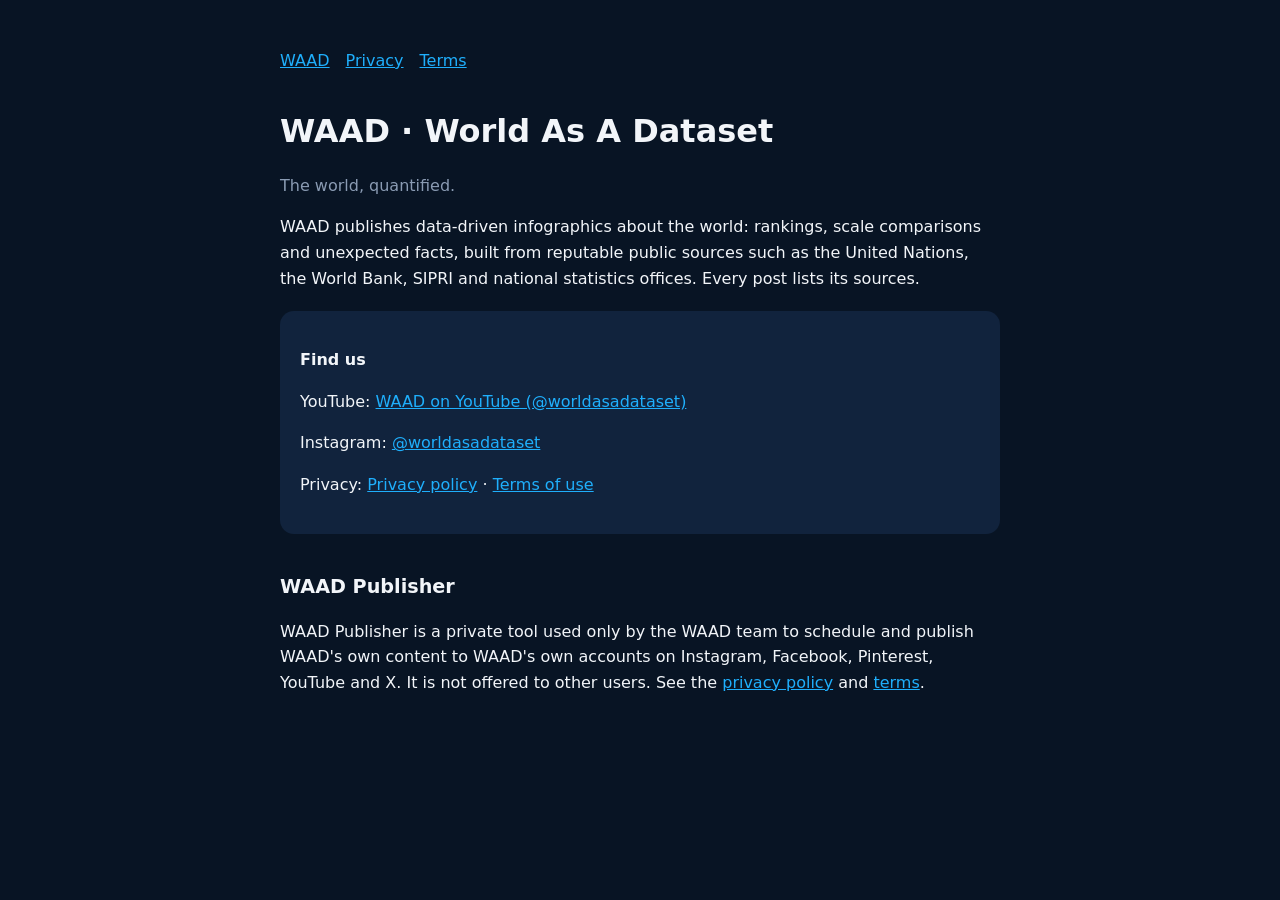
<file: index.html>
<!doctype html><html lang="en"><head><meta charset="utf-8"><meta name="viewport" content="width=device-width,initial-scale=1">
<title>WAAD · World As A Dataset</title><meta name="description" content="WAAD explains the world through data: rankings, scale comparisons and unexpected facts.">
<link rel="stylesheet" href="_style.css"></head><body><main><nav><a href="index.html">WAAD</a><a href="privacy.html">Privacy</a><a href="terms.html">Terms</a></nav>
<h1>WAAD · World As A Dataset</h1><p class="muted">The world, quantified.</p>
<p>WAAD publishes data-driven infographics about the world: rankings, scale comparisons and unexpected facts, built from reputable public sources such as the United Nations, the World Bank, SIPRI and national statistics offices. Every post lists its sources.</p>
<div class="card"><p><strong>Find us</strong></p><p>YouTube: <a href="https://www.youtube.com/@worldasadataset">WAAD on YouTube (@worldasadataset)</a></p><p>Instagram: <a href="https://www.instagram.com/worldasadataset/">@worldasadataset</a></p><p>Privacy: <a href="privacy.html">Privacy policy</a> · <a href="terms.html">Terms of use</a></p></div>
<h2>WAAD Publisher</h2><p>WAAD Publisher is a private tool used only by the WAAD team to schedule and publish WAAD's own content to WAAD's own accounts on Instagram, Facebook, Pinterest, YouTube and X. It is not offered to other users. See the <a href="privacy.html">privacy policy</a> and <a href="terms.html">terms</a>.</p>
</main></body></html>
</file>
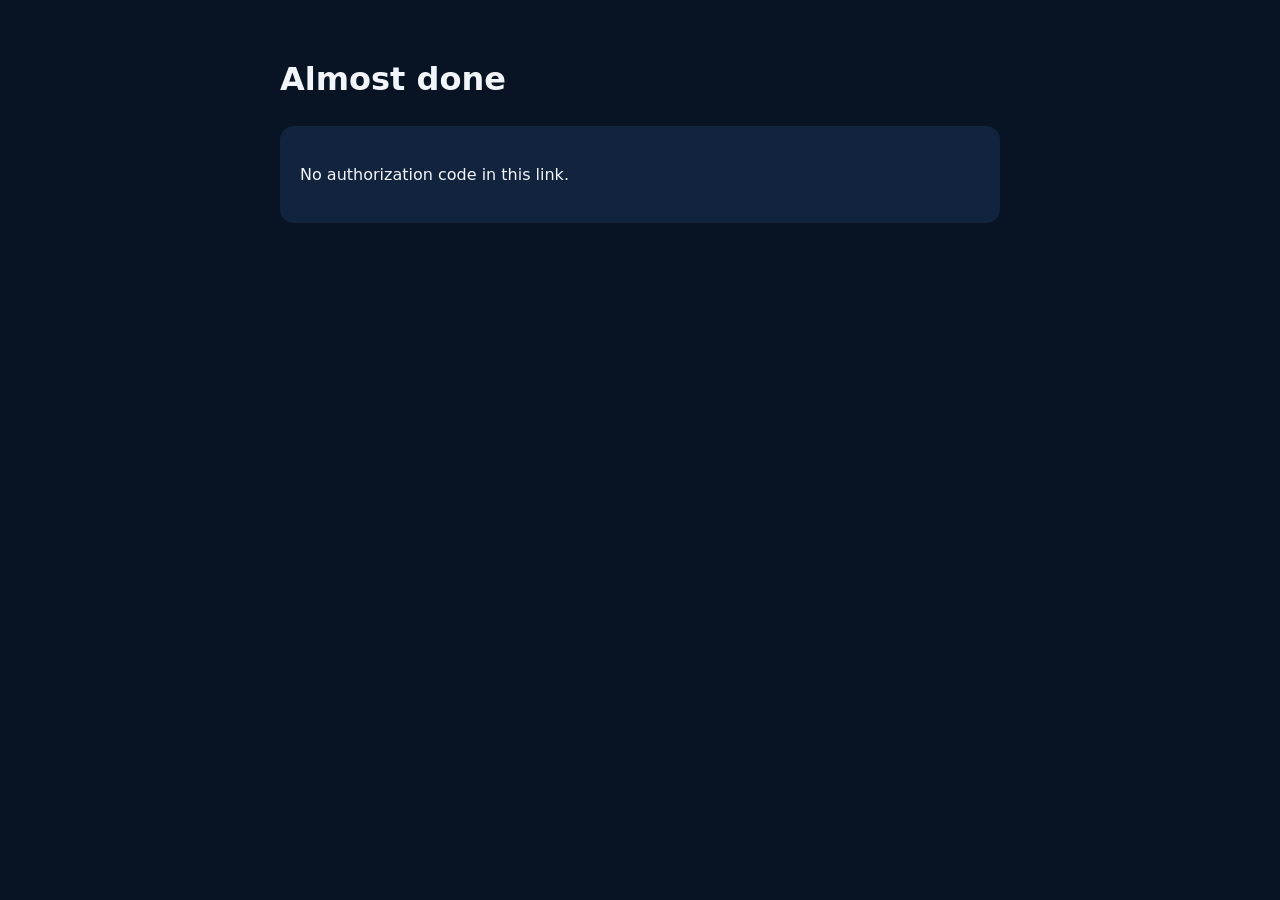
<file: callback.html>
<!doctype html><html lang="en"><head><meta charset="utf-8"><meta name="viewport" content="width=device-width,initial-scale=1">
<title>Connected · WAAD Publisher</title><meta name="robots" content="noindex"><link rel="stylesheet" href="_style.css"></head><body><main>
<h1>Almost done</h1><div class="card" id="box"></div>
<script>
const q=new URLSearchParams(location.search), code=q.get('code'), err=q.get('error'), state=q.get('state')||'';
const platform=state.split('-')[0];
const box=document.getElementById('box');
if(err){box.innerHTML='<p>Sign-in was cancelled or failed: <code>'+err+'</code></p>';}
else if(!code){box.innerHTML='<p>No authorization code in this link.</p>';}
else{
  box.innerHTML='<p><strong>'+(platform||'Platform')+'</strong> sign-in succeeded. Copy this one-time code (it expires in a few minutes):</p>'+
  '<input id="c" readonly value="'+code.replace(/"/g,'')+'"><button onclick="navigator.clipboard.writeText(document.getElementById(\'c\').value);this.textContent=\'Copied\'">Copy code</button>'+
  '<p class="muted">Then open GitHub → aseembhalla/waad → Actions → <em>Connect platform</em> → Run workflow, choose <strong>'+platform+'</strong> and paste the code.</p>';
}
</script></main></body></html>
</file>
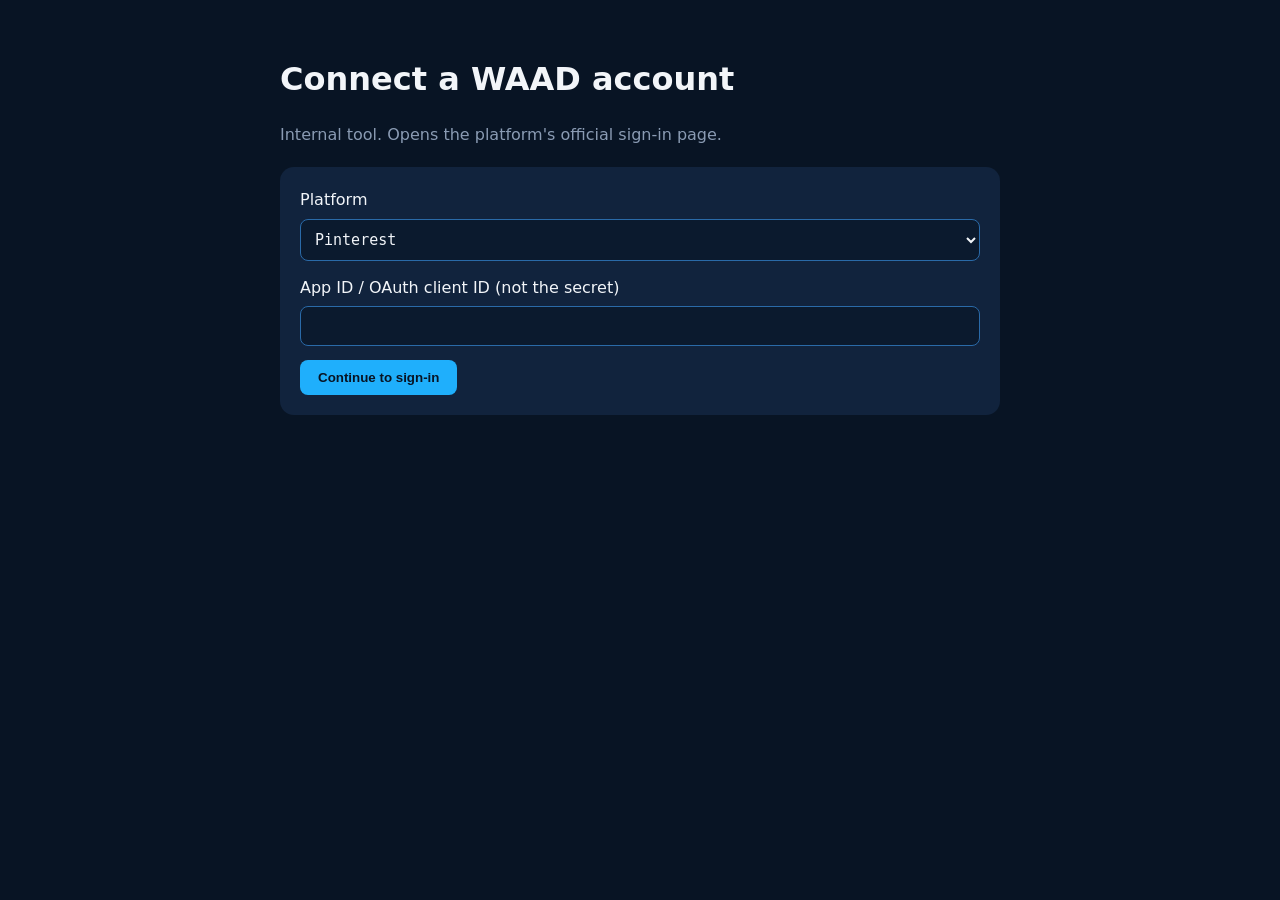
<file: connect.html>
<!doctype html><html lang="en"><head><meta charset="utf-8"><meta name="viewport" content="width=device-width,initial-scale=1">
<title>Connect · WAAD Publisher</title><meta name="robots" content="noindex"><link rel="stylesheet" href="_style.css"></head><body><main>
<h1>Connect a WAAD account</h1><p class="muted">Internal tool. Opens the platform's official sign-in page.</p>
<div class="card">
<label>Platform<select id="p"><option value="pinterest">Pinterest</option><option value="youtube">YouTube</option><option value="threads">Threads</option></select></label>
<label>App ID / OAuth client ID (not the secret)<input id="cid" autocomplete="off"></label>
<button onclick="go()">Continue to sign-in</button></div>
<script>
const REDIRECT = location.origin + location.pathname.replace(/connect\.html$/, 'callback.html');
function go(){
  const p = document.getElementById('p').value, cid = document.getElementById('cid').value.trim();
  if(!cid){alert('Enter the app/client ID');return;}
  const state = p + '-' + Math.random().toString(36).slice(2);
  let url;
  if(p==='pinterest'){
    url='https://www.pinterest.com/oauth/?'+new URLSearchParams({client_id:cid,redirect_uri:REDIRECT,response_type:'code',scope:'boards:read,boards:write,pins:read,pins:write,user_accounts:read',state});
  } else if(p==='threads'){
    url='https://threads.net/oauth/authorize?'+new URLSearchParams({client_id:cid,redirect_uri:REDIRECT,response_type:'code',scope:'threads_basic,threads_content_publish,threads_manage_replies,threads_read_replies,threads_keyword_search,threads_manage_mentions,threads_manage_insights,threads_delete',state});
  } else {
    url='https://accounts.google.com/o/oauth2/v2/auth?'+new URLSearchParams({client_id:cid,redirect_uri:REDIRECT,response_type:'code',scope:'https://www.googleapis.com/auth/youtube.upload https://www.googleapis.com/auth/youtube.force-ssl https://www.googleapis.com/auth/yt-analytics.readonly https://www.googleapis.com/auth/yt-analytics-monetary.readonly',access_type:'offline',prompt:'consent',include_granted_scopes:'true',state});
  }
  location.href=url;
}
</script></main></body></html>
</file>
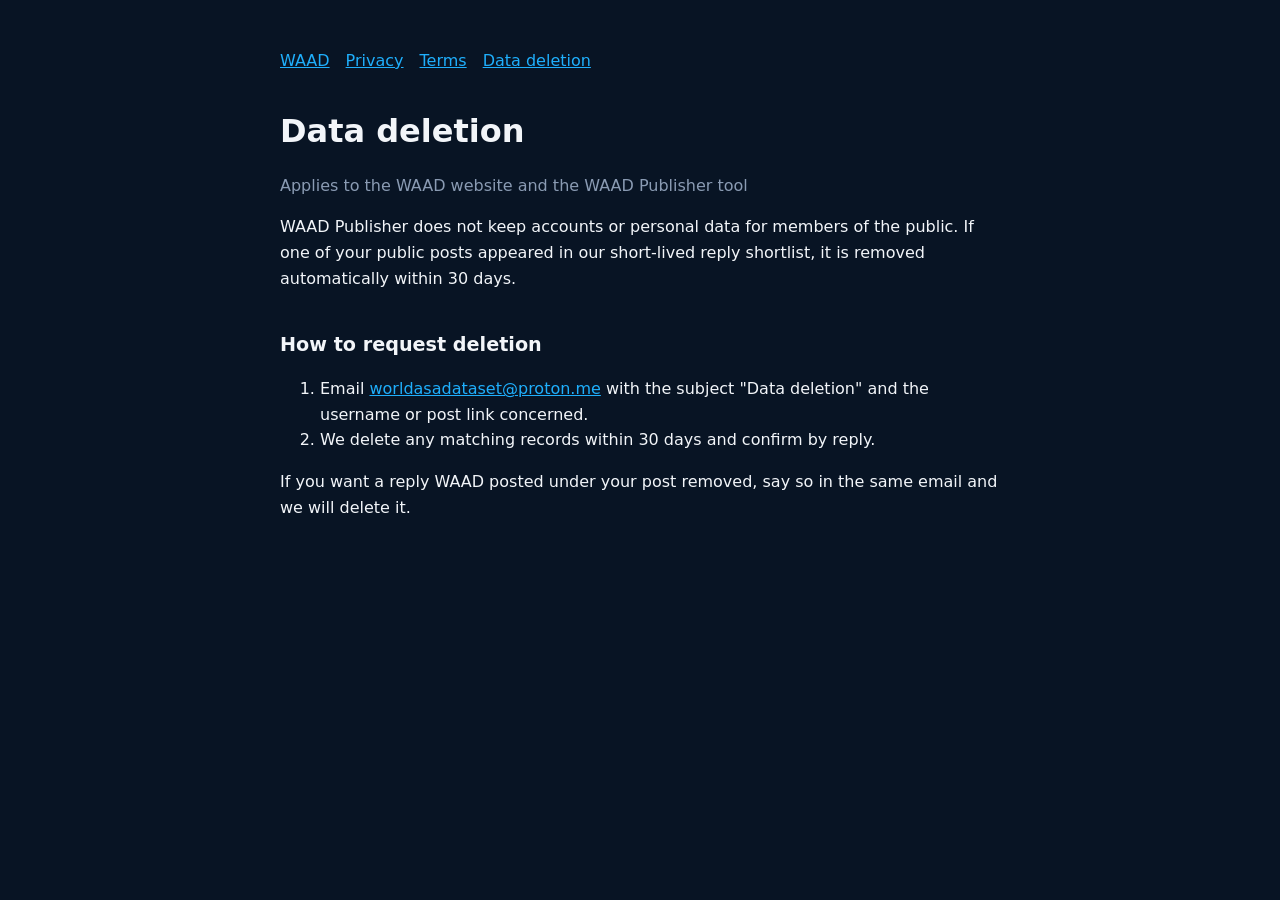
<file: data-deletion.html>
<!doctype html><html lang="en"><head><meta charset="utf-8"><meta name="viewport" content="width=device-width,initial-scale=1">
<title>Data deletion · WAAD</title><link rel="stylesheet" href="_style.css"></head><body><main><nav><a href="index.html">WAAD</a><a href="privacy.html">Privacy</a><a href="terms.html">Terms</a><a href="data-deletion.html">Data deletion</a></nav>
<h1>Data deletion</h1><p class="muted">Applies to the WAAD website and the WAAD Publisher tool</p>
<p>WAAD Publisher does not keep accounts or personal data for members of the public. If one of your public posts appeared in our short-lived reply shortlist, it is removed automatically within 30 days.</p>
<h2>How to request deletion</h2><ol><li>Email <a href="mailto:worldasadataset@proton.me">worldasadataset@proton.me</a> with the subject "Data deletion" and the username or post link concerned.</li><li>We delete any matching records within 30 days and confirm by reply.</li></ol>
<p>If you want a reply WAAD posted under your post removed, say so in the same email and we will delete it.</p>
</main></body></html>
</file>
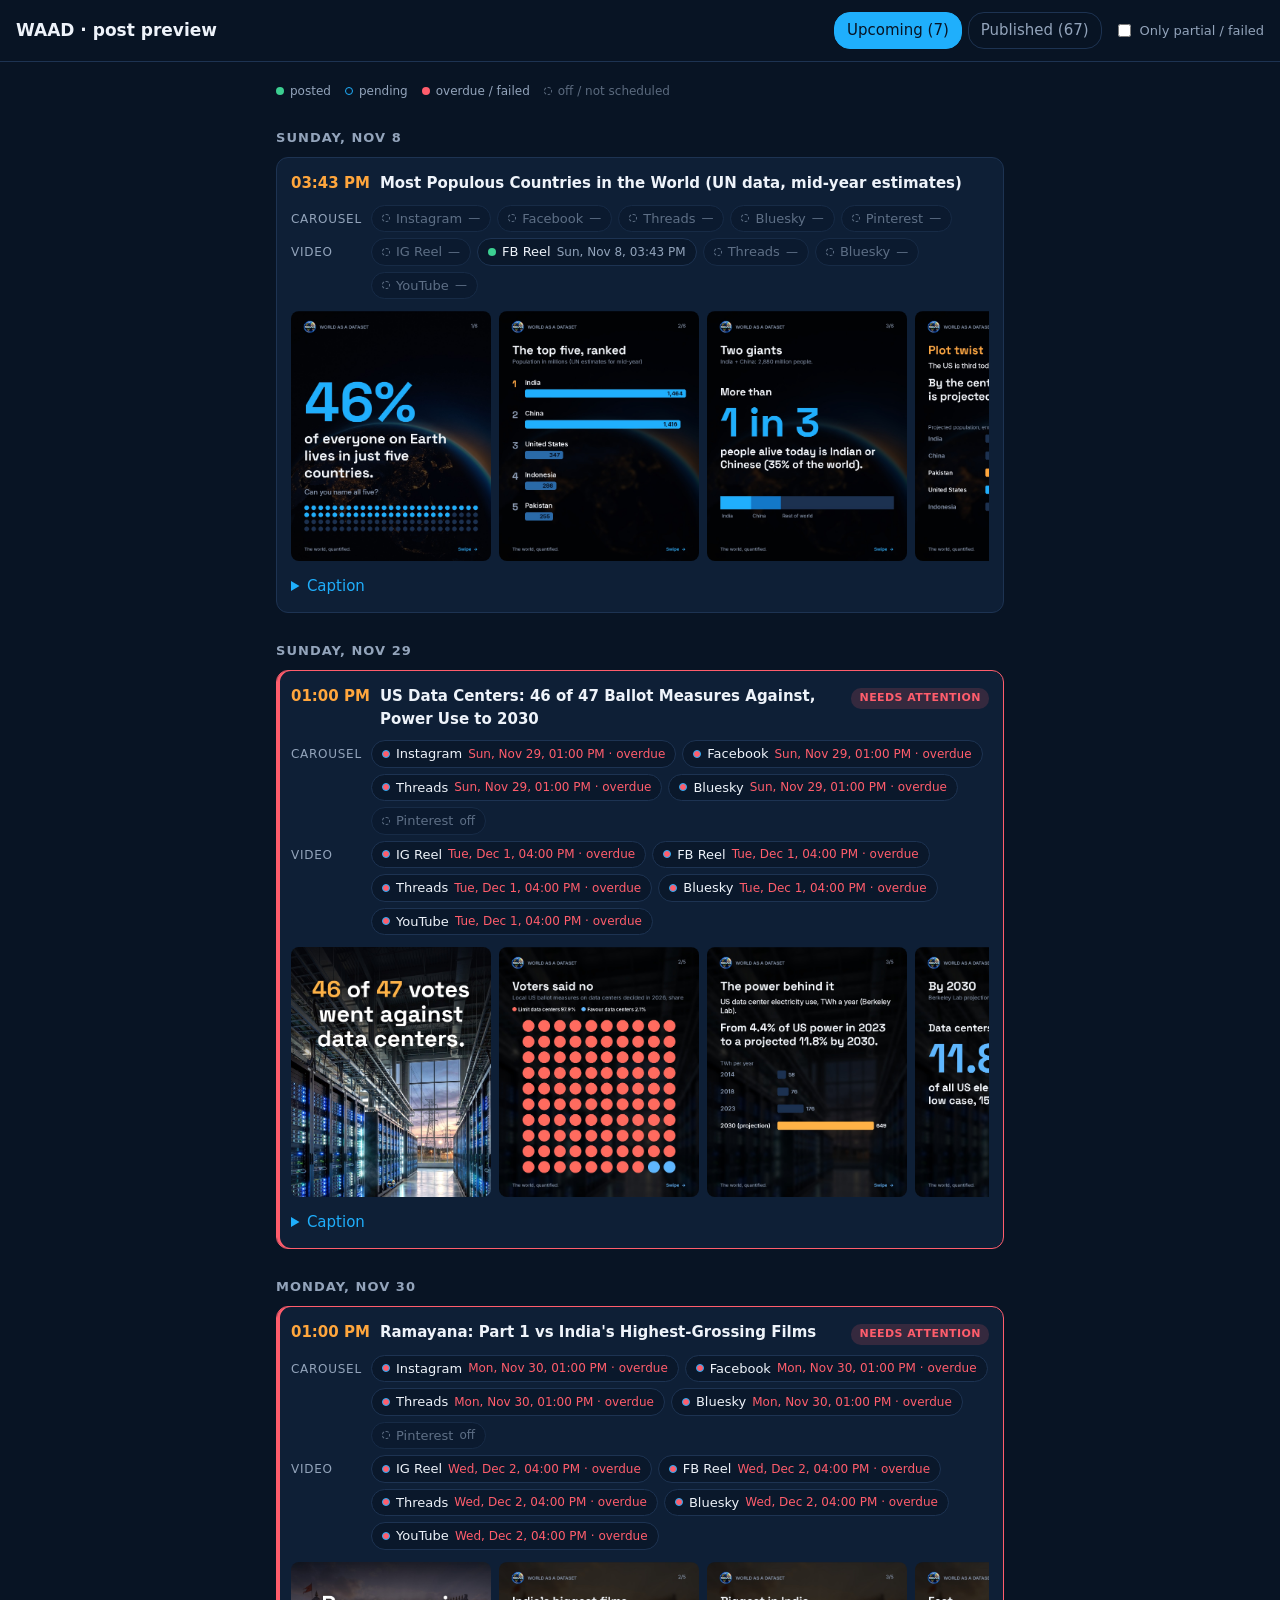
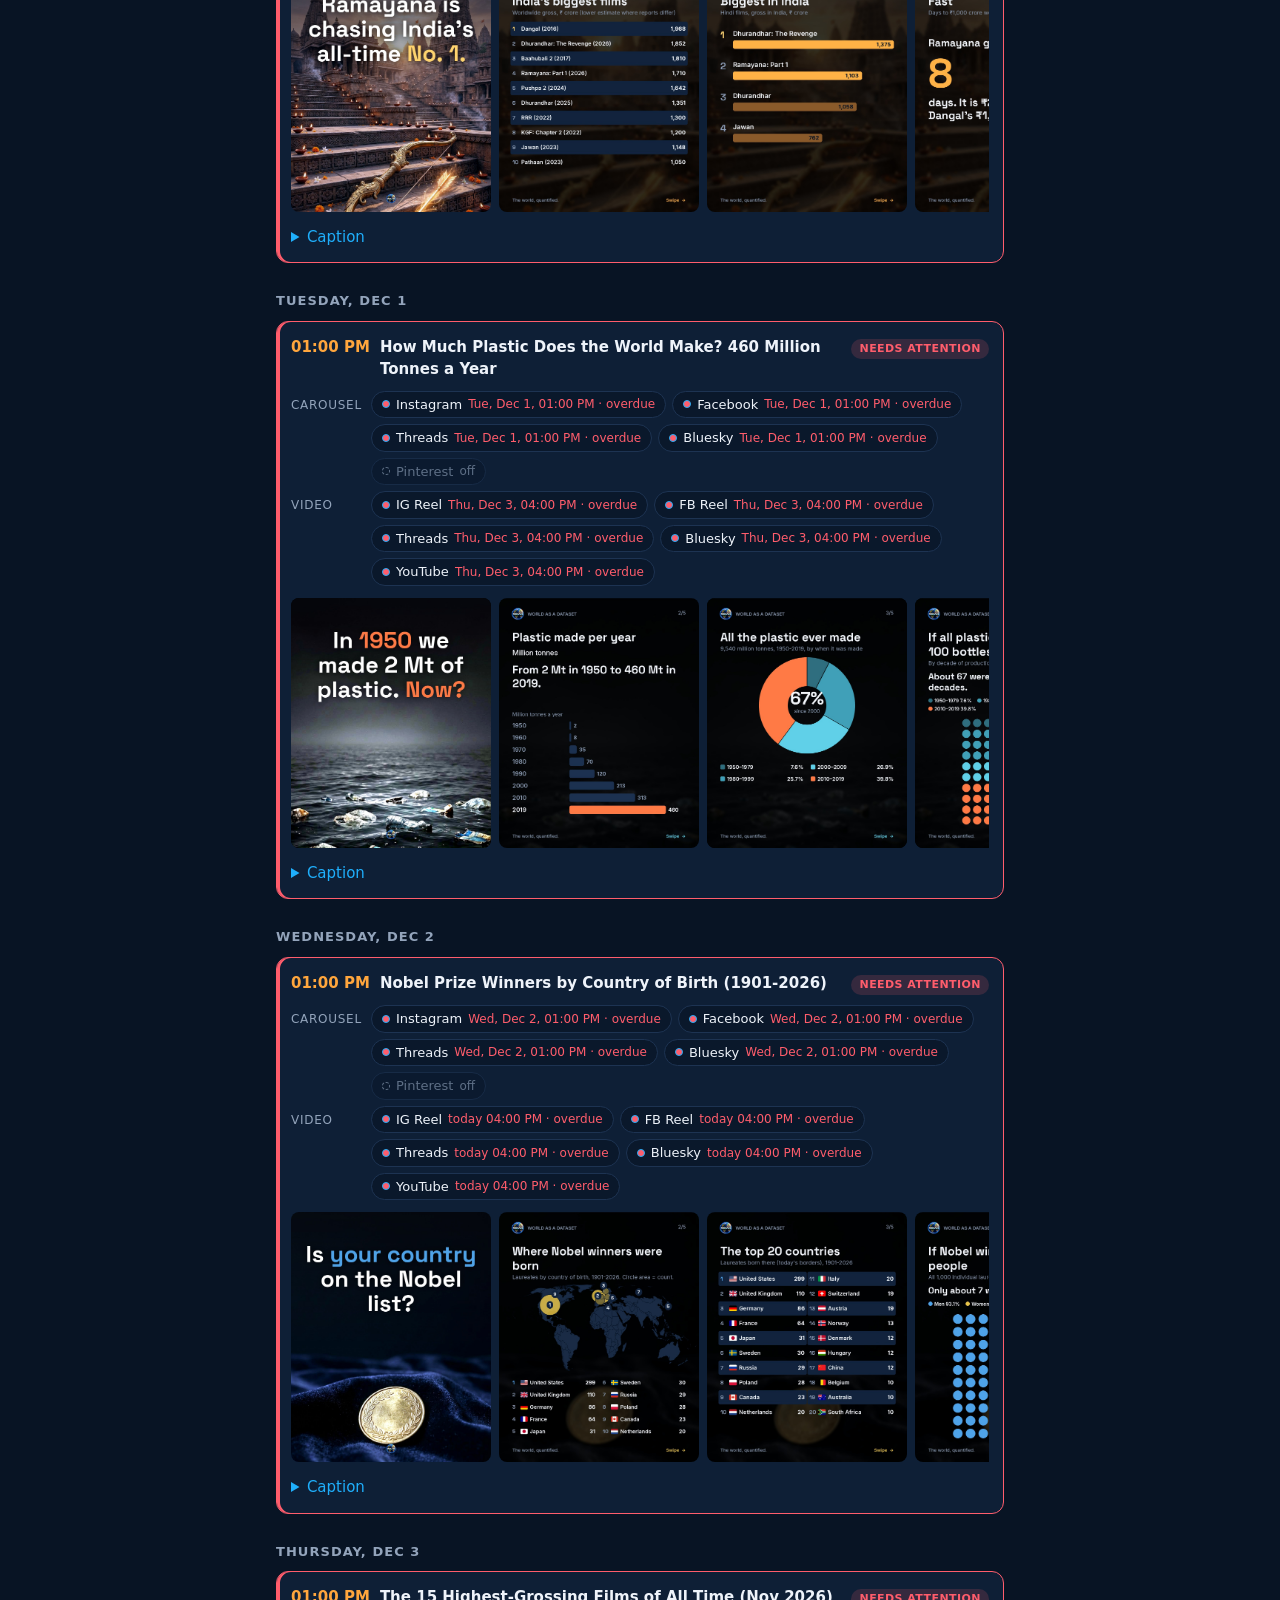
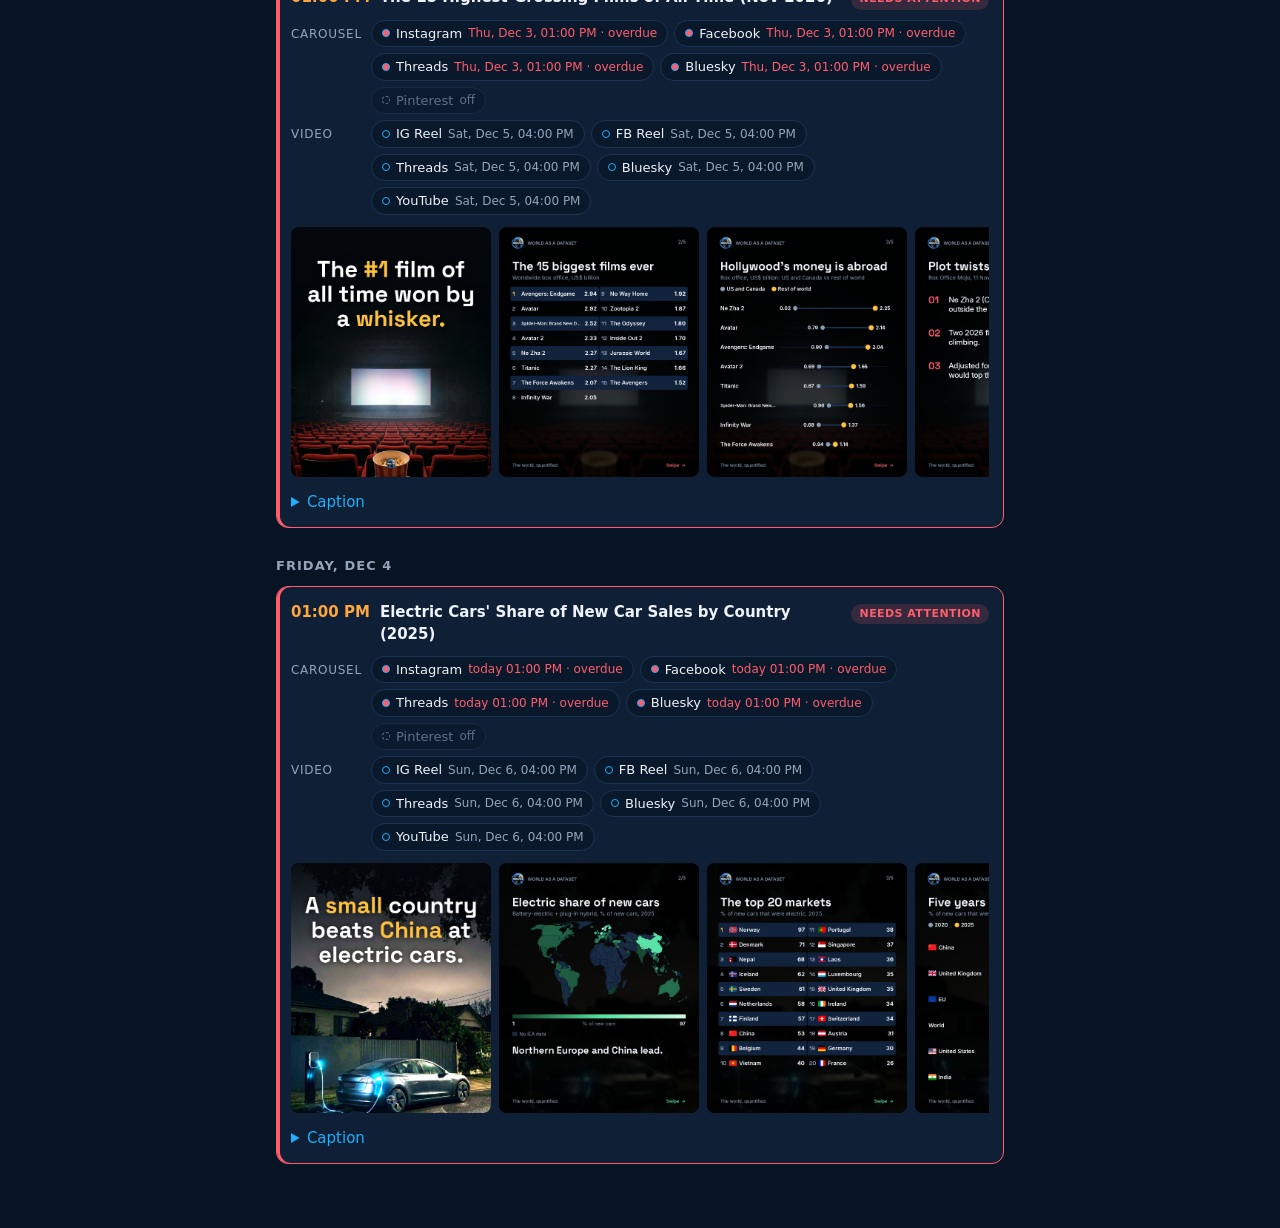
<file: preview.html>
<!doctype html>
<html lang="en">
<head>
<meta charset="utf-8">
<meta name="viewport" content="width=device-width, initial-scale=1">
<meta name="robots" content="noindex">
<title>WAAD post preview</title>
<style>
  :root { --bg:#081424; --card:#0e1f36; --ink:#eef3fa; --muted:#93a4bb; --accent:#1FAFFC; --hl:#FFA63D; --line:#1d3352;
          --ok:#3ccf91; --warn:#FFA63D; --bad:#ff5d6c; --chip:#0a182b; }
  * { box-sizing: border-box; }
  body { margin:0; background:var(--bg); color:var(--ink); font:15px/1.5 system-ui,-apple-system,Segoe UI,Roboto,sans-serif; }
  header { position:sticky; top:0; z-index:5; background:var(--bg); border-bottom:1px solid var(--line);
           padding:12px max(16px,env(safe-area-inset-left)); display:flex; gap:10px 12px; align-items:center; flex-wrap:wrap; }
  header h1 { font-size:17px; margin:0; flex:1; min-width:160px; }
  .tabs { display:flex; gap:6px; }
  .tabs button { background:none; border:1px solid var(--line); color:var(--muted); padding:6px 12px; border-radius:16px; font:inherit; cursor:pointer; }
  .tabs button[aria-pressed="true"] { color:var(--bg); background:var(--accent); border-color:var(--accent); }
  .filter { display:flex; align-items:center; gap:6px; color:var(--muted); font-size:13px; cursor:pointer; user-select:none; }
  .filter input { accent-color:var(--warn); }
  main { max-width:760px; margin:0 auto; padding:8px 16px 48px; }
  h2 { font-size:13px; letter-spacing:.08em; text-transform:uppercase; color:var(--muted); margin:28px 0 10px; }
  .post { background:var(--card); border:1px solid var(--line); border-radius:12px; padding:14px; margin-bottom:16px; }
  .post.partial { border-color:var(--warn); box-shadow:inset 3px 0 0 var(--warn); }
  .post.problem { border-color:var(--bad); box-shadow:inset 3px 0 0 var(--bad); }
  .meta { display:flex; gap:8px 10px; align-items:baseline; flex-wrap:wrap; }
  .time { color:var(--hl); font-weight:700; font-variant-numeric:tabular-nums; }
  .title { font-weight:650; flex:1; min-width:200px; }
  .badge { font-size:11px; font-weight:700; letter-spacing:.04em; text-transform:uppercase; padding:2px 8px; border-radius:10px; }
  .badge.partial { background:rgba(255,166,61,.16); color:var(--warn); }
  .badge.problem { background:rgba(255,93,108,.16); color:var(--bad); }
  .rows { margin-top:10px; display:grid; gap:6px; }
  .row { display:grid; grid-template-columns:72px 1fr; gap:8px; align-items:start; }
  .row > span { color:var(--muted); font-size:12px; text-transform:uppercase; letter-spacing:.06em; padding-top:5px; }
  .chips { display:flex; flex-wrap:wrap; gap:6px; }
  .chip { display:inline-flex; align-items:center; gap:6px; background:var(--chip); border:1px solid var(--line);
          border-radius:14px; padding:3px 10px; font-size:13px; color:var(--ink); text-decoration:none; white-space:nowrap; }
  .chip i { width:8px; height:8px; border-radius:50%; flex:0 0 auto; background:var(--muted); }
  .chip small { color:var(--muted); font-size:12px; font-variant-numeric:tabular-nums; }
  .chip.posted i { background:var(--ok); }
  a.chip.posted:hover { border-color:var(--ok); }
  .chip.pending i { background:transparent; border:1.5px solid var(--accent); }
  .chip.overdue i { background:var(--bad); } .chip.overdue small { color:var(--bad); }
  .chip.failed { border-color:rgba(255,93,108,.5); } .chip.failed i { background:var(--bad); } .chip.failed small { color:var(--bad); }
  .chip.off, .chip.none { color:var(--muted); opacity:.6; }
  .chip.off i, .chip.none i { background:none; border:1.5px dashed var(--muted); }
  .err { color:var(--bad); font-size:12px; margin-top:4px; overflow-wrap:anywhere; }
  .slides { display:flex; gap:8px; overflow-x:auto; scroll-snap-type:x mandatory; margin:12px 0 8px; padding-bottom:6px; }
  .slides img { width:200px; flex:0 0 auto; aspect-ratio:4/5; object-fit:cover; border-radius:8px; scroll-snap-align:start; background:#000; cursor:zoom-in; }
  details { margin-top:6px; } summary { cursor:pointer; color:var(--accent); }
  pre { white-space:pre-wrap; font:inherit; color:var(--ink); background:#0a182b; padding:10px; border-radius:8px; margin:8px 0 0; }
  video { width:220px; max-width:100%; aspect-ratio:9/16; border-radius:8px; background:#000; margin-top:8px; }
  .legend { color:var(--muted); font-size:12px; display:flex; flex-wrap:wrap; gap:4px 14px; margin:12px 0 0; }
  .legend .chip { padding:0; background:none; border:0; font-size:12px; color:var(--muted); }
  .empty { color:var(--muted); text-align:center; padding:40px 0; }
  #zoom { position:fixed; inset:0; background:rgba(0,0,0,.92); display:flex; align-items:center; justify-content:center; z-index:9; padding:16px; }
  #zoom[hidden] { display:none; }
  #zoom img { max-width:100%; max-height:100%; border-radius:8px; }
  @media (max-width:480px) { .row { grid-template-columns:1fr; gap:4px; } .row > span { padding-top:0; } .slides img { width:160px; } }
</style>
</head>
<body>
<header>
  <h1>WAAD · post preview</h1>
  <div class="tabs">
    <button id="t-up" aria-pressed="true">Upcoming</button>
    <button id="t-done" aria-pressed="false">Published</button>
  </div>
  <label class="filter"><input type="checkbox" id="only"> Only partial / failed</label>
</header>
<main>
  <div class="legend">
    <span class="chip posted"><i></i>posted</span><span class="chip pending"><i></i>pending</span>
    <span class="chip overdue"><i></i>overdue / failed</span><span class="chip off"><i></i>off / not scheduled</span>
  </div>
  <div id="list"><p class="empty">Loading…</p></div>
</main>
<div id="zoom" hidden></div>
<script>
let posts = [], platforms = {carousel: [], video: []}, mode = "up", only = false;
const OVERDUE_MS = 60 * 60 * 1000;
const fmtDay = new Intl.DateTimeFormat(undefined, {weekday:"long", day:"numeric", month:"short"});
const fmtShort = new Intl.DateTimeFormat(undefined, {weekday:"short", day:"numeric", month:"short"});
const fmtTime = new Intl.DateTimeFormat(undefined, {hour:"2-digit", minute:"2-digit"});
function when(iso) {
  if (!iso) return "";
  const d = new Date(iso), today = new Date();
  const same = d.toDateString() === today.toDateString();
  return (same ? "today " : fmtShort.format(d) + ", ") + fmtTime.format(d);
}
function esc(s) { return String(s ?? "").replace(/[&<>"]/g, c => ({"&":"&amp;","<":"&lt;",">":"&gt;",'"':"&quot;"}[c])); }
function overdue(st) { return st.s === "pending" && st.t && new Date(st.t).getTime() < Date.now() - OVERDUE_MS; }
function problem(p) {
  return p.failed || [...Object.values(p.carousel), ...Object.values(p.video)].some(overdue);
}
function chip(name, st) {
  let cls = st.s, txt = "";
  if (st.s === "posted") txt = st.t ? when(st.t) : "posted";
  else if (st.s === "pending") { txt = when(st.t); if (overdue(st)) { cls = "pending overdue"; txt += " · overdue"; } }
  else if (st.s === "failed") txt = `failed${st.n ? " ×" + st.n : ""}`;
  else if (st.s === "off") txt = "off";
  else txt = "—";
  const title = st.s === "failed" && st.err ? ` title="${esc(st.err)}"` : "";
  const inner = `<i></i>${esc(name)} <small>${esc(txt)}</small>`;
  return st.url ? `<a class="chip ${cls}" href="${esc(st.url)}" target="_blank" rel="noopener">${inner}</a>`
                : `<span class="chip ${cls}"${title}>${inner}</span>`;
}
function row(label, list, statuses) {
  return `<div class="row"><span>${label}</span><div class="chips">${
    list.map(([k, name]) => chip(name, statuses[k] || {s: "none"})).join("")}</div></div>`;
}
function render() {
  const list = document.getElementById("list");
  let items = posts.filter(p => mode === "up" ? !p.published : p.published);
  if (only) items = items.filter(p => p.partial || problem(p));
  if (mode === "done") items = items.slice().reverse();
  const nUp = posts.filter(p => !p.published).length, nDone = posts.length - nUp;
  document.getElementById("t-up").textContent = `Upcoming (${nUp})`;
  document.getElementById("t-done").textContent = `Published (${nDone})`;
  if (!items.length) { list.innerHTML = '<p class="empty">Nothing here.</p>'; return; }
  let html = "", day = "";
  for (const p of items) {
    const at = new Date(p.at), d = fmtDay.format(at);
    if (d !== day) { html += `<h2>${d}</h2>`; day = d; }
    const bad = problem(p);
    const badges = (bad ? '<span class="badge problem">Needs attention</span>' : "")
                 + (p.partial ? '<span class="badge partial">Partial</span>' : "");
    const errs = [...Object.entries(p.carousel), ...Object.entries(p.video)]
      .filter(([, st]) => st.s === "failed" && st.err)
      .map(([k, st]) => `<div class="err">${esc(k)}: ${esc(st.err)}</div>`).join("");
    html += `<article class="post${bad ? " problem" : p.partial ? " partial" : ""}">
      <div class="meta"><span class="time">${fmtTime.format(at)}</span><span class="title">${esc(p.title)}</span>${badges}</div>
      <div class="rows">${row("Carousel", platforms.carousel, p.carousel)}${row("Video", platforms.video, p.video)}</div>${errs}
      <div class="slides">${p.slides.map(s => `<img loading="lazy" src="${esc(s)}" alt="">`).join("")}</div>
      <details><summary>Caption</summary><pre>${esc(p.caption)}</pre></details>
      ${p.reel ? `<details><summary>Reel</summary><video controls preload="none" src="${esc(p.reel)}"></video></details>` : ""}
    </article>`;
  }
  list.innerHTML = html;
}
for (const [id, m] of [["t-up","up"],["t-done","done"]]) {
  document.getElementById(id).onclick = () => {
    mode = m;
    document.getElementById("t-up").setAttribute("aria-pressed", m === "up");
    document.getElementById("t-done").setAttribute("aria-pressed", m === "done");
    render();
  };
}
document.getElementById("only").onchange = e => { only = e.target.checked; render(); };
document.addEventListener("click", e => {
  const z = document.getElementById("zoom");
  if (e.target.matches(".slides img")) { z.innerHTML = `<img src="${e.target.src}" alt="">`; z.hidden = false; }
  else if (!z.hidden && z.contains(e.target)) z.hidden = true;
});
fetch("schedule.json?" + Date.now()).then(r => r.json()).then(d => {
  posts = Array.isArray(d) ? [] : d.posts; platforms = d.platforms || platforms; render();
}).catch(() => { document.getElementById("list").innerHTML = '<p class="empty">Could not load the schedule.</p>'; });
</script>
</body>
</html>
</file>
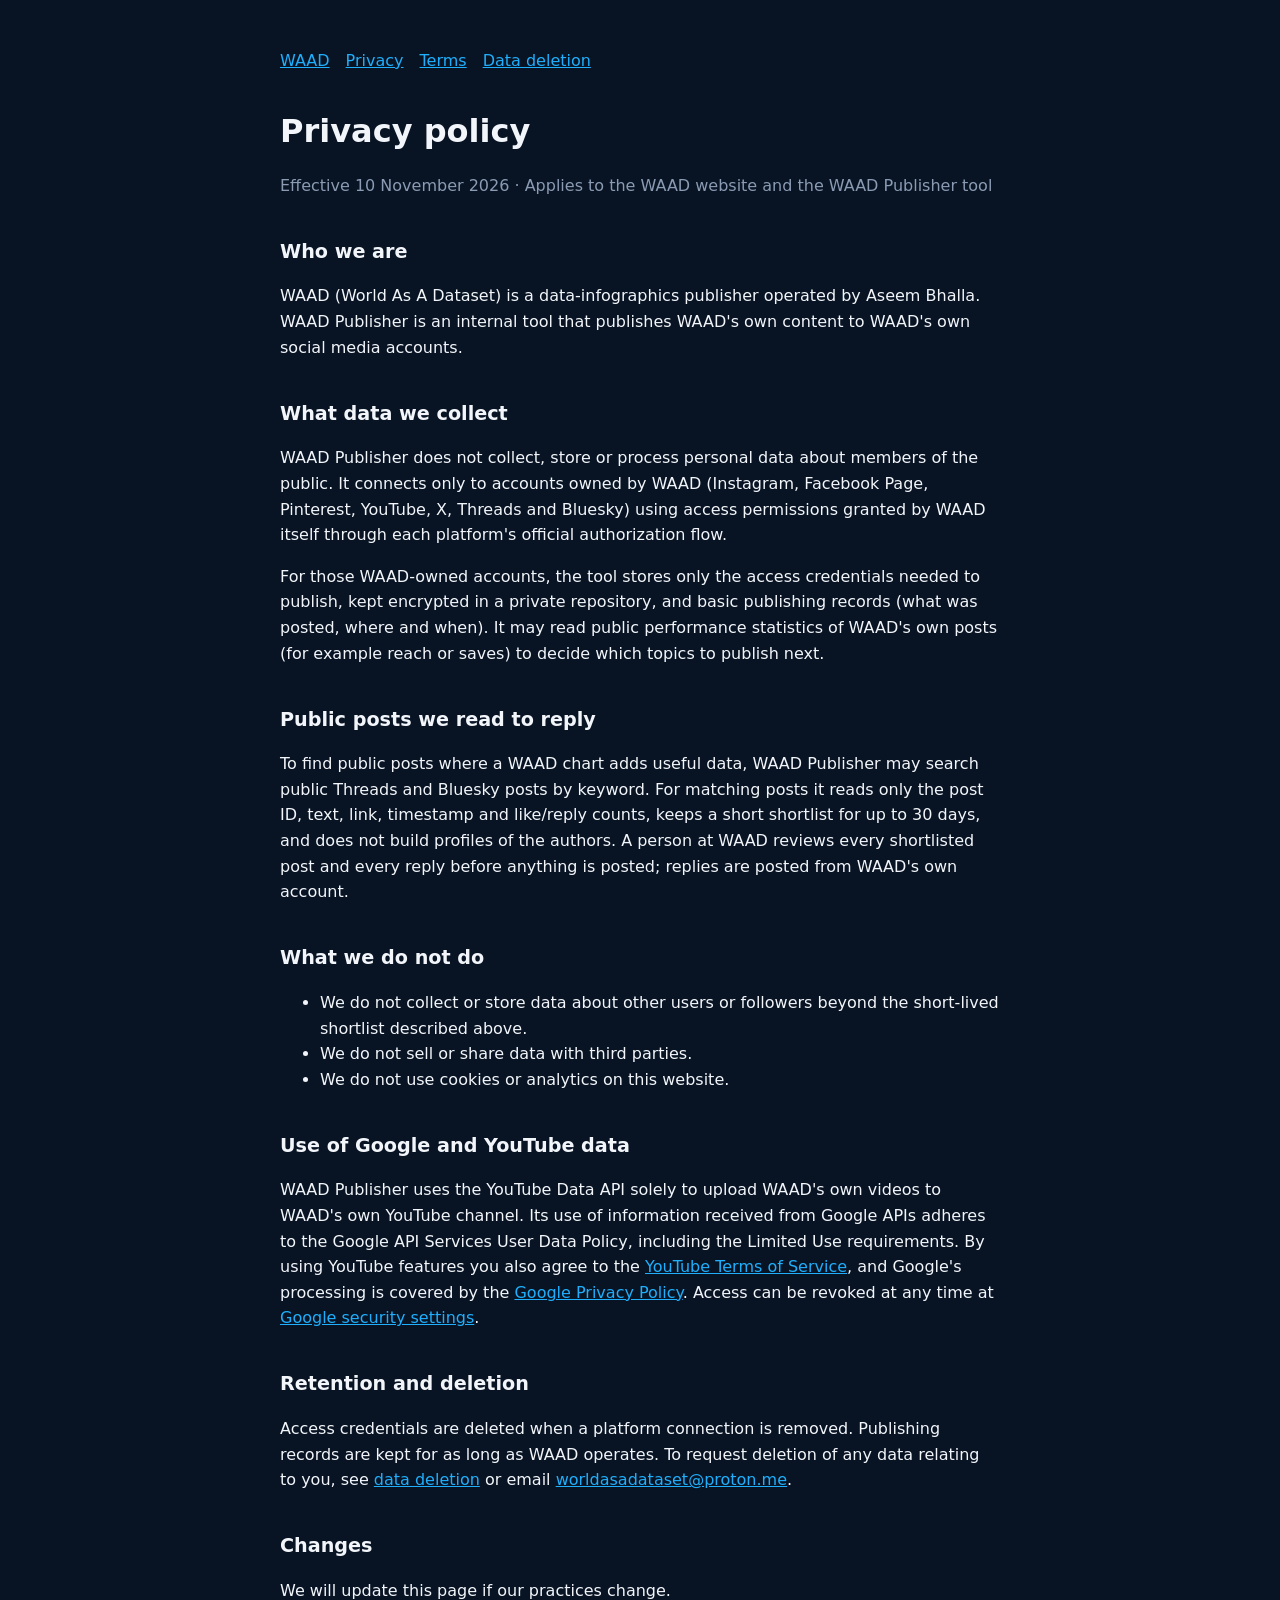
<file: privacy.html>
<!doctype html><html lang="en"><head><meta charset="utf-8"><meta name="viewport" content="width=device-width,initial-scale=1">
<title>Privacy policy · WAAD</title><link rel="stylesheet" href="_style.css"></head><body><main><nav><a href="index.html">WAAD</a><a href="privacy.html">Privacy</a><a href="terms.html">Terms</a><a href="data-deletion.html">Data deletion</a></nav>
<h1>Privacy policy</h1><p class="muted">Effective 10 November 2026 · Applies to the WAAD website and the WAAD Publisher tool</p>
<h2>Who we are</h2><p>WAAD (World As A Dataset) is a data-infographics publisher operated by Aseem Bhalla. WAAD Publisher is an internal tool that publishes WAAD's own content to WAAD's own social media accounts.</p>
<h2>What data we collect</h2><p>WAAD Publisher does not collect, store or process personal data about members of the public. It connects only to accounts owned by WAAD (Instagram, Facebook Page, Pinterest, YouTube, X, Threads and Bluesky) using access permissions granted by WAAD itself through each platform's official authorization flow.</p>
<p>For those WAAD-owned accounts, the tool stores only the access credentials needed to publish, kept encrypted in a private repository, and basic publishing records (what was posted, where and when). It may read public performance statistics of WAAD's own posts (for example reach or saves) to decide which topics to publish next.</p>
<h2>Public posts we read to reply</h2><p>To find public posts where a WAAD chart adds useful data, WAAD Publisher may search public Threads and Bluesky posts by keyword. For matching posts it reads only the post ID, text, link, timestamp and like/reply counts, keeps a short shortlist for up to 30 days, and does not build profiles of the authors. A person at WAAD reviews every shortlisted post and every reply before anything is posted; replies are posted from WAAD's own account.</p>
<h2>What we do not do</h2><ul><li>We do not collect or store data about other users or followers beyond the short-lived shortlist described above.</li><li>We do not sell or share data with third parties.</li><li>We do not use cookies or analytics on this website.</li></ul>
<h2>Use of Google and YouTube data</h2><p>WAAD Publisher uses the YouTube Data API solely to upload WAAD's own videos to WAAD's own YouTube channel. Its use of information received from Google APIs adheres to the Google API Services User Data Policy, including the Limited Use requirements. By using YouTube features you also agree to the <a href="https://www.youtube.com/t/terms">YouTube Terms of Service</a>, and Google's processing is covered by the <a href="https://policies.google.com/privacy">Google Privacy Policy</a>. Access can be revoked at any time at <a href="https://myaccount.google.com/permissions">Google security settings</a>.</p>
<h2>Retention and deletion</h2><p>Access credentials are deleted when a platform connection is removed. Publishing records are kept for as long as WAAD operates. To request deletion of any data relating to you, see <a href="data-deletion.html">data deletion</a> or email <a href="mailto:worldasadataset@proton.me">worldasadataset@proton.me</a>.</p>
<h2>Changes</h2><p>We will update this page if our practices change.</p>
</main></body></html>
</file>
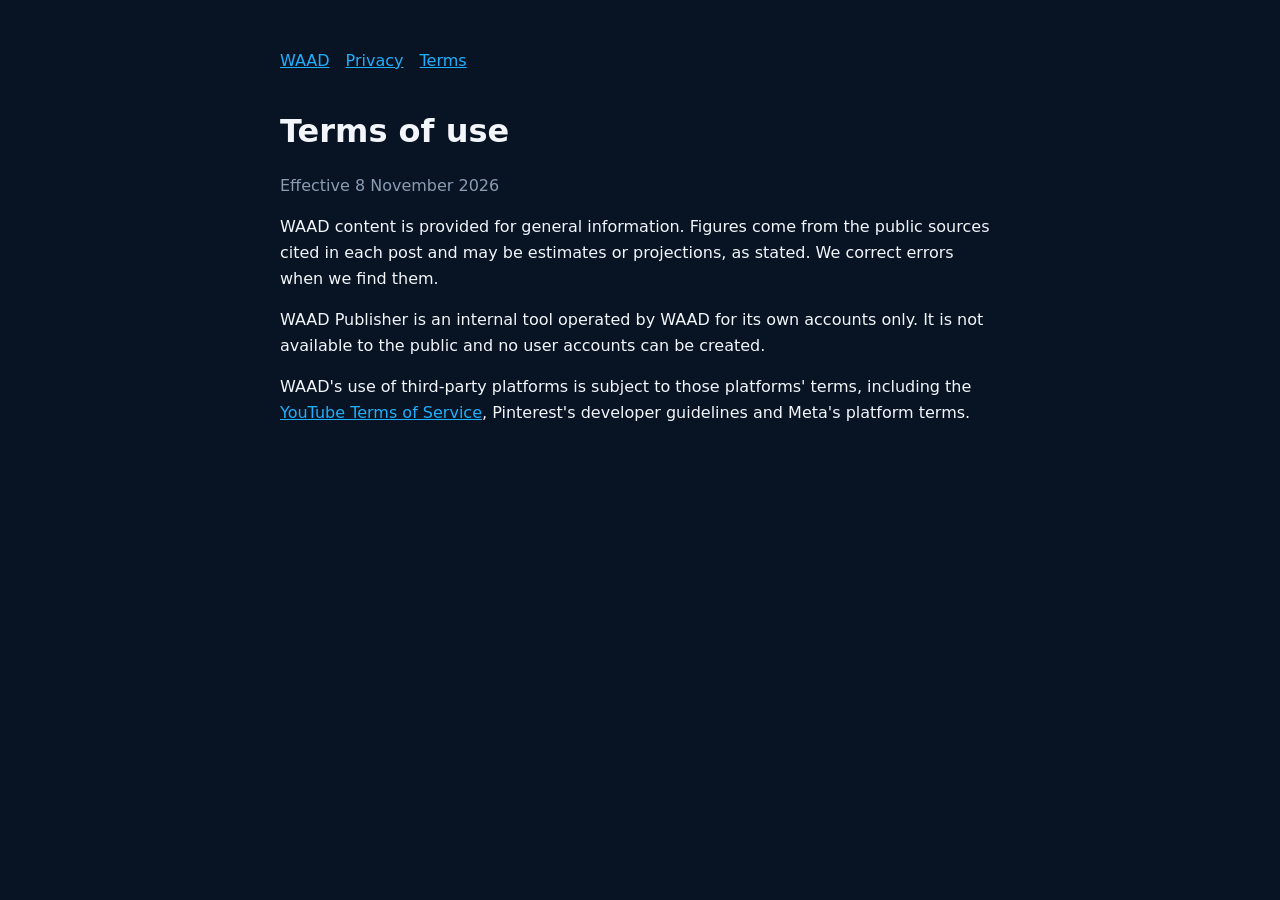
<file: terms.html>
<!doctype html><html lang="en"><head><meta charset="utf-8"><meta name="viewport" content="width=device-width,initial-scale=1">
<title>Terms · WAAD</title><link rel="stylesheet" href="_style.css"></head><body><main><nav><a href="index.html">WAAD</a><a href="privacy.html">Privacy</a><a href="terms.html">Terms</a></nav>
<h1>Terms of use</h1><p class="muted">Effective 8 November 2026</p>
<p>WAAD content is provided for general information. Figures come from the public sources cited in each post and may be estimates or projections, as stated. We correct errors when we find them.</p>
<p>WAAD Publisher is an internal tool operated by WAAD for its own accounts only. It is not available to the public and no user accounts can be created.</p>
<p>WAAD's use of third-party platforms is subject to those platforms' terms, including the <a href="https://www.youtube.com/t/terms">YouTube Terms of Service</a>, Pinterest's developer guidelines and Meta's platform terms.</p>
</main></body></html>
</file>
<file: _style.css>
:root{--bg:#081424;--card:#11233D;--ink:#F2F5F9;--muted:#8A9BB3;--accent:#1FAFFC}
*{box-sizing:border-box}body{margin:0;background:var(--bg);color:var(--ink);font:16px/1.6 system-ui,-apple-system,Segoe UI,Roboto,sans-serif}
main{max-width:760px;margin:0 auto;padding:48px 20px}a{color:var(--accent)}h1{font-size:2rem;margin:.2em 0}h2{margin-top:2em;font-size:1.2rem}
.muted{color:var(--muted)}nav{display:flex;gap:16px;margin-bottom:32px;flex-wrap:wrap}.card{background:var(--card);border-radius:14px;padding:20px;margin:20px 0}
code,input,select{font:15px ui-monospace,monospace}input,select{width:100%;padding:10px;border-radius:8px;border:1px solid #2A6AA8;background:#0B1A2E;color:var(--ink);margin:6px 0 14px}
button{background:var(--accent);color:#081424;border:0;border-radius:8px;padding:10px 18px;font-weight:700;cursor:pointer}
</file>
